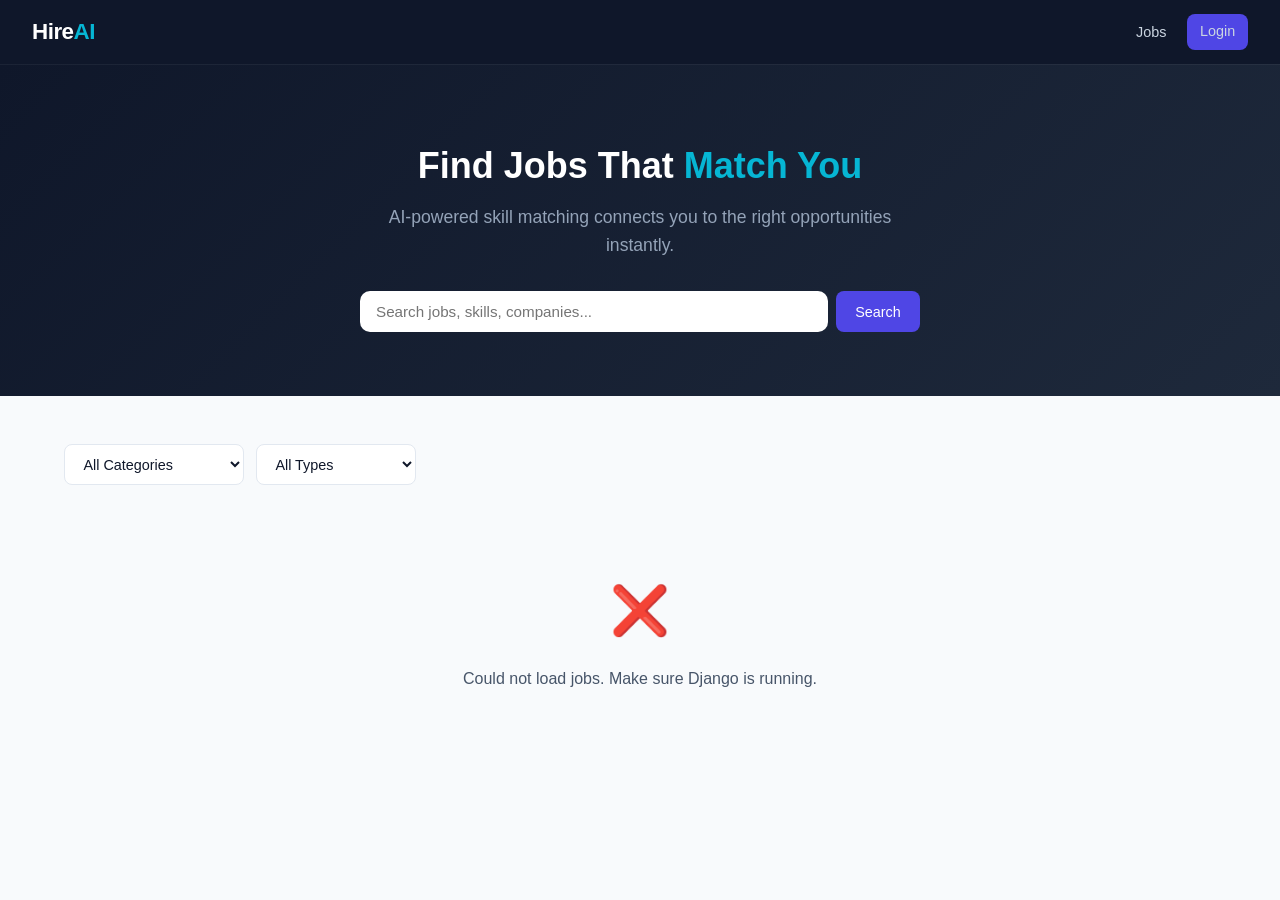
<file: frontend/index.html>
<!DOCTYPE html>
<html lang="en">
<head>
    <meta charset="UTF-8" />
    <meta name="viewport" content="width=device-width, initial-scale=1.0"/>
    <title>HireAI — Find Your Next Job</title>
    <link rel="stylesheet" href="css/style.css" />
</head>
<body>

<!-- Navbar -->
<nav class="navbar">
    <a href="index.html" class="navbar-brand">Hire<span>AI</span></a>
    <ul class="navbar-links">
        <li><a href="index.html">Jobs</a></li>
        <li id="nav-dashboard-link" style="display:none;">
            <a href="#" id="nav-dashboard">Dashboard</a>
        </li>
        <li id="nav-login-link">
            <a href="login.html" class="btn btn-primary btn-sm">Login</a>
        </li>
        <li id="nav-logout-link" style="display:none;">
            <a href="#" id="nav-logout" class="btn btn-ghost btn-sm">Logout</a>
        </li>
    </ul>
</nav>

<!-- Hero -->
<section class="hero">
    <div class="container">
        <h1>Find Jobs That <span style="color:var(--accent)">Match You</span></h1>
        <p>AI-powered skill matching connects you to the right opportunities instantly.</p>
        <div class="hero-search">
            <input
                id="search-input"
                type="text"
                placeholder="Search jobs, skills, companies..."
            />
            <button class="btn btn-primary" onclick="filterJobs()">Search</button>
        </div>
    </div>
</section>

<!-- Filters + Job Board -->
<section class="section">
    <div class="container">

        <!-- Filter bar -->
        <div class="flex items-center gap-3 mb-6 wrap">
            <select id="filter-category" class="form-control" style="width:180px;" onchange="filterJobs()">
                <option value="">All Categories</option>
                <option value="engineering">Engineering</option>
                <option value="design">Design</option>
                <option value="marketing">Marketing</option>
                <option value="ai_ml">AI / ML</option>
                <option value="product">Product</option>
                <option value="data">Data</option>
                <option value="other">Other</option>
            </select>

            <select id="filter-type" class="form-control" style="width:160px;" onchange="filterJobs()">
                <option value="">All Types</option>
                <option value="full_time">Full Time</option>
                <option value="part_time">Part Time</option>
                <option value="contract">Contract</option>
                <option value="internship">Internship</option>
            </select>

            <span id="job-count" class="text-muted text-sm"></span>
        </div>

        <!-- Two column layout: job list + detail panel -->
        <div id="board-layout" class="flex gap-4" style="align-items:flex-start;">

            <!-- Left column: job list + pagination -->
            <div style="flex:1; display:flex; flex-direction:column;">
                <div id="job-list" style="display:flex; flex-direction:column; gap:14px;">
                </div>
                <!-- Pagination will be injected here by renderPagination() -->
            </div>

            <!-- Job detail panel -->
            <div id="job-detail" style="width:400px; display:none; position:sticky; top:84px;">
            </div>

        </div>
    </div>
</section>

<!-- Apply Modal -->
<div id="apply-modal" class="modal-backdrop" style="display:none;">
    <div class="modal">
        <div class="modal-header">
            <h3 id="apply-modal-title">Apply for Job</h3>
            <button class="btn btn-ghost btn-sm" onclick="closeApplyModal()">✕</button>
        </div>
        <div class="modal-body">

            <div id="apply-step-1">
                <div class="form-group">
                    <label class="form-label">Your Resume *</label>
                    <textarea
                        id="resume-input"
                        class="form-control"
                        style="min-height:180px;"
                        placeholder="Paste your full resume here. Our AI will analyze your skills and match them against the job requirements..."
                    ></textarea>
                </div>
                <div class="form-group">
                    <label class="form-label">Cover Letter (optional)</label>
                    <textarea
                        id="cover-input"
                        class="form-control"
                        placeholder="Why are you a great fit for this role?"
                    ></textarea>
                </div>
                <div id="apply-alert" class="alert"></div>
                <button
                    id="apply-btn"
                    class="btn btn-primary btn-full btn-lg"
                    data-label="Analyze & Apply"
                    onclick="submitApplication()"
                >
                    Analyze & Apply
                </button>
            </div>

            <!-- AI result shown after submission -->
            <div id="apply-step-2" style="display:none;">
                <div class="flex items-center gap-4 mb-4">
                    <div id="result-ring"></div>
                    <div>
                        <h3 id="result-verdict"></h3>
                        <p id="result-summary" class="text-sm mt-1"></p>
                    </div>
                </div>

                <div class="flex wrap gap-2 mb-4" id="result-skills"></div>

                <div class="ai-box mb-4">
                    <h4 class="mb-2">Strengths</h4>
                    <ul id="result-strengths" style="padding-left:1.2rem; font-size:0.875rem; line-height:2;"></ul>
                    <div class="divider"></div>
                    <h4 class="mb-2">Gaps</h4>
                    <ul id="result-gaps" style="padding-left:1.2rem; font-size:0.875rem; line-height:2;"></ul>
                </div>

                <button class="btn btn-success btn-full btn-lg" onclick="closeApplyModal()">
                    ✓ Application Submitted!
                </button>
            </div>

        </div>
    </div>
</div>

<!-- Toast container -->
<div class="toast-container" id="toast-container"></div>

<script src="js/api.js"></script>
<script src="js/jobs.js"></script>

</body>
</html>
</file>
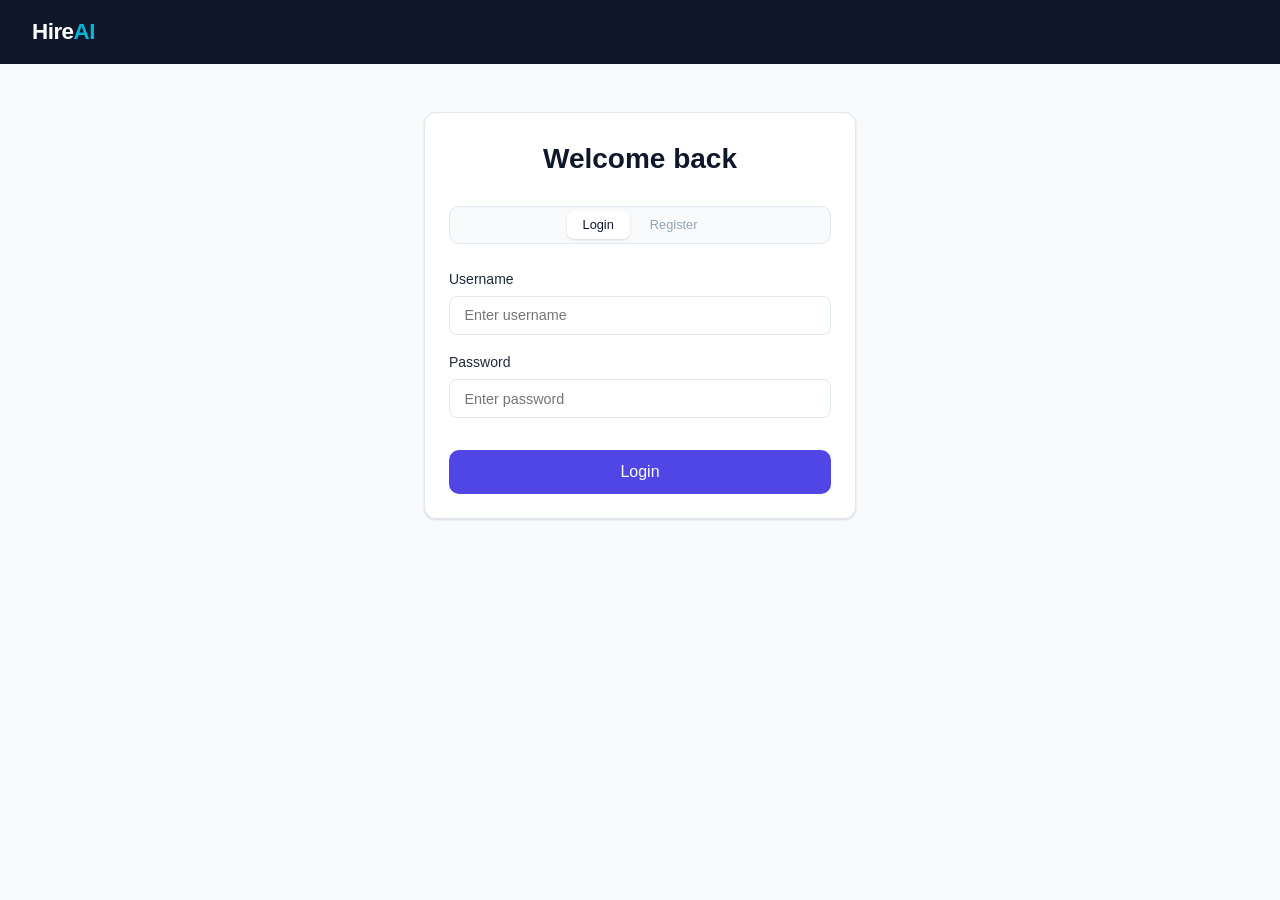
<file: frontend/candidate.html>
<!DOCTYPE html>
<html lang="en">
<head>
    <meta charset="UTF-8"/>
    <meta name="viewport" content="width=device-width, initial-scale=1.0"/>
    <title>HireAI — Candidate Dashboard</title>
    <link rel="stylesheet" href="css/style.css"/>
</head>
<body>

<nav class="navbar">
    <a href="index.html" class="navbar-brand">Hire<span>AI</span></a>
    <ul class="navbar-links">
        <li><span id="nav-username" style="color:#94a3b8; font-size:0.875rem;"></span></li>
        <li><a href="index.html" class="btn btn-ghost btn-sm">Browse Jobs</a></li>
        <li><a href="#" id="nav-logout" class="btn btn-ghost btn-sm">Logout</a></li>
    </ul>
</nav>

<div class="dashboard-layout">

    <aside class="sidebar">
        <div class="sidebar-section">Menu</div>
        <a class="nav-link active" data-page="dashboard" onclick="showPage('dashboard')">
            Dashboard
        </a>
        <a class="nav-link" data-page="my-applications" onclick="showPage('my-applications')">
            My Applications
        </a>
    </aside>

    <main class="dashboard-main">

        <!-- ── Dashboard ── -->
        <div id="page-dashboard">
            <div class="page-header">
                <h2>My Dashboard</h2>
                <p>Track your job applications</p>
            </div>
            <div class="grid-4 mb-6" id="candidate-stats"></div>
            <div class="card">
                <div class="card-body">
                    <h3 class="mb-4">Recent Applications</h3>
                    <div id="candidate-recent"></div>
                </div>
            </div>
        </div>

        <!-- ── My Applications ── -->
        <div id="page-my-applications" style="display:none;">
            <div class="page-header">
                <h2>My Applications</h2>
                <p>All jobs you've applied to</p>
            </div>
            <div id="candidate-apps-list" style="display:flex; flex-direction:column; gap:16px;"></div>
        </div>

    </main>
</div>

<div class="toast-container" id="toast-container"></div>

<script src="js/api.js"></script>
<script src="js/dashboard.js"></script>
</body>
</html>
</file>
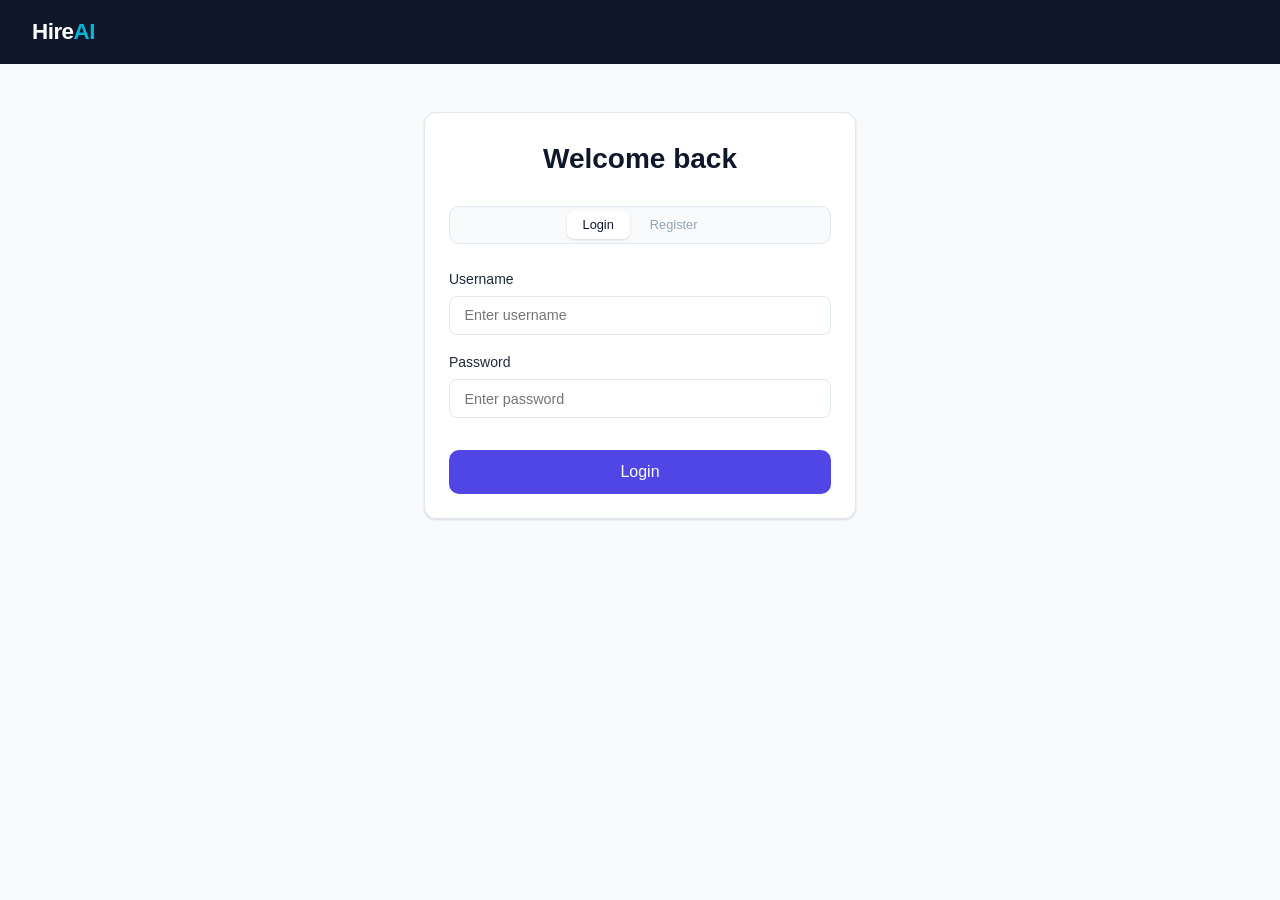
<file: frontend/login.html>
<!DOCTYPE html>
<html lang="en">
<head>
    <meta charset="UTF-8" />
    <meta name="viewport" content="width=device-width, initial-scale=1.0"/>
    <title>HireAI — Login</title>
    <link rel="stylesheet" href="css/style.css" />
</head>
<body>

<!-- Navbar -->
<nav class="navbar">
    <a href="index.html" class="navbar-brand">Hire<span>AI</span></a>
</nav>

<!-- Auth Card -->
<div class="section">
    <div class="container-sm">
        <div class="card">
            <div class="card-body">

                <h2 class="text-center mb-6">Welcome back</h2>

                <!-- Tab switcher -->
                <div class="tabs mb-6" style="width:100%; justify-content:center;">
                    <button class="tab active" data-tab="login">Login</button>
                    <button class="tab" data-tab="register">Register</button>
                </div>

                <!-- ── Login Form ── -->
                <form id="login-form">
                    <div id="login-alert" class="alert"></div>

                    <div class="form-group">
                        <label class="form-label">Username</label>
                        <input id="login-username" type="text" class="form-control" placeholder="Enter username" required />
                    </div>

                    <div class="form-group">
                        <label class="form-label">Password</label>
                        <input id="login-password" type="password" class="form-control" placeholder="Enter password" required />
                    </div>

                    <button
                        id="login-btn"
                        type="submit"
                        class="btn btn-primary btn-full btn-lg mt-4"
                        data-label="Login"
                    >
                        Login
                    </button>
                </form>

                <!-- ── Register Form ── -->
                <form id="register-form" style="display:none;">
                    <div id="register-alert" class="alert"></div>

                    <div class="grid-2">
                        <div class="form-group">
                            <label class="form-label">Username</label>
                            <input id="reg-username" type="text" class="form-control" placeholder="Choose username" required />
                        </div>
                        <div class="form-group">
                            <label class="form-label">Email</label>
                            <input id="reg-email" type="email" class="form-control" placeholder="you@email.com" required />
                        </div>
                    </div>

                    <div class="form-group">
                        <label class="form-label">Password</label>
                        <input id="reg-password" type="password" class="form-control" placeholder="Min 8 characters" required />
                    </div>

                    <div class="form-group">
                        <label class="form-label">I am a...</label>
                        <select id="reg-role" class="form-control">
                            <option value="candidate">Candidate — looking for jobs</option>
                            <option value="recruiter">Recruiter — hiring talent</option>
                        </select>
                    </div>

                    <!-- Only shown when role = recruiter -->
                    <div class="form-group" id="company-group" style="display:none;">
                        <label class="form-label">Company Name</label>
                        <input id="reg-company" type="text" class="form-control" placeholder="Your company" />
                    </div>

                    <button
                        id="register-btn"
                        type="submit"
                        class="btn btn-primary btn-full btn-lg mt-4"
                        data-label="Create Account"
                    >
                        Create Account
                    </button>
                </form>

            </div>
        </div>
    </div>
</div>

<!-- Scripts — api.js must load before auth.js -->
<script src="js/api.js"></script>
<script src="js/auth.js"></script>

</body>
</html>
</file>
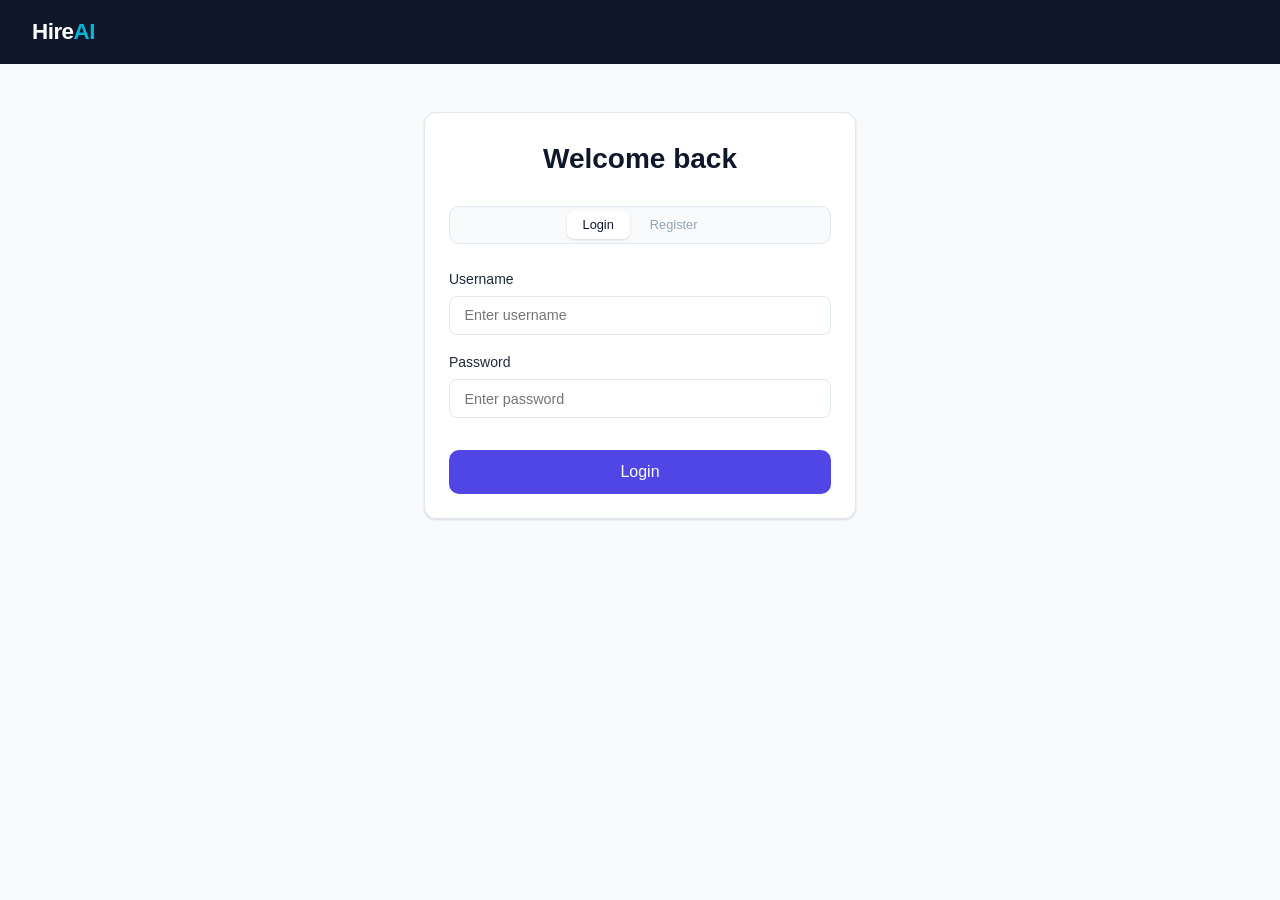
<file: frontend/recruiter.html>
<!DOCTYPE html>
<html lang="en">
<head>
    <meta charset="UTF-8"/>
    <meta name="viewport" content="width=device-width, initial-scale=1.0"/>
    <title>HireAI — Recruiter Dashboard</title>
    <link rel="stylesheet" href="css/style.css"/>
</head>
<body>

<nav class="navbar">
    <a href="index.html" class="navbar-brand">Hire<span>AI</span></a>
    <ul class="navbar-links">
        <li><span id="nav-username" style="color:#94a3b8; font-size:0.875rem;"></span></li>
        <li><a href="index.html" class="btn btn-ghost btn-sm">Browse Jobs</a></li>
        <li><a href="#" id="nav-logout" class="btn btn-ghost btn-sm">Logout</a></li>
    </ul>
</nav>

<div class="dashboard-layout">

    <!-- Sidebar -->
    <aside class="sidebar">
        <div class="sidebar-section">Menu</div>
        <a class="nav-link active" data-page="dashboard" onclick="showPage('dashboard')">
            Dashboard
        </a>
        <a class="nav-link" data-page="post-job" onclick="showPage('post-job')">
            Post a Job
        </a>
        <a class="nav-link" data-page="my-jobs" onclick="showPage('my-jobs')">
            My Jobs
        </a>
        <a class="nav-link" data-page="applications" onclick="showPage('applications')">
            Applications
        </a>
    </aside>

    <!-- Main content -->
    <main class="dashboard-main">

        <!-- ── Dashboard Page ── -->
        <div id="page-dashboard">
            <div class="page-header">
                <h2>Dashboard</h2>
                <p>Your hiring pipeline at a glance</p>
            </div>
            <div class="grid-4 mb-6" id="stats-grid">
                <!-- Stats injected by JS -->
            </div>
            <div class="grid-2">
                <div class="card">
                    <div class="card-body">
                        <h3 class="mb-4">Recent Applications</h3>
                        <div id="recent-apps-list"></div>
                    </div>
                </div>
                <div class="card">
                    <div class="card-body">
                        <h3 class="mb-4">Match Score Breakdown</h3>
                        <div id="score-breakdown"></div>
                    </div>
                </div>
            </div>
        </div>

        <!-- ── Post Job Page ── -->
        <div id="page-post-job" style="display:none;">
            <div class="page-header">
                <h2>Post a New Job</h2>
                <p>Fill in the details below</p>
            </div>
            <div class="card" style="max-width:700px;">
                <div class="card-body">
                    <div id="post-job-alert" class="alert"></div>
                    <div class="grid-2">
                        <div class="form-group">
                            <label class="form-label">Job Title *</label>
                            <input id="job-title" class="form-control" placeholder="e.g. Senior React Developer"/>
                        </div>
                        <div class="form-group">
                            <label class="form-label">Company *</label>
                            <input id="job-company" class="form-control" placeholder="Company name"/>
                        </div>
                    </div>
                    <div class="grid-2">
                        <div class="form-group">
                            <label class="form-label">Location</label>
                            <input id="job-location" class="form-control" placeholder="e.g. Remote / NYC"/>
                        </div>
                        <div class="form-group">
                            <label class="form-label">Salary Range</label>
                            <input id="job-salary" class="form-control" placeholder="e.g. $120k–$160k"/>
                        </div>
                    </div>
                    <div class="grid-2">
                        <div class="form-group">
                            <label class="form-label">Job Type</label>
                            <select id="job-type" class="form-control">
                                <option value="full_time">Full Time</option>
                                <option value="part_time">Part Time</option>
                                <option value="contract">Contract</option>
                                <option value="internship">Internship</option>
                            </select>
                        </div>
                        <div class="form-group">
                            <label class="form-label">Category</label>
                            <select id="job-category" class="form-control">
                                <option value="engineering">Engineering</option>
                                <option value="design">Design</option>
                                <option value="marketing">Marketing</option>
                                <option value="ai_ml">AI / ML</option>
                                <option value="product">Product</option>
                                <option value="data">Data</option>
                                <option value="other">Other</option>
                            </select>
                        </div>
                    </div>
                    <div class="form-group">
                        <label class="form-label">Required Skills (comma separated)</label>
                        <input id="job-skills" class="form-control" placeholder="Django, Python, PostgreSQL, REST API"/>
                    </div>
                    <div class="form-group">
                        <label class="form-label">Job Description *</label>
                        <textarea id="job-description" class="form-control" style="min-height:130px;"
                            placeholder="Describe the role, responsibilities, and team..."></textarea>
                    </div>
                    <div class="form-group">
                        <label class="form-label">Requirements</label>
                        <textarea id="job-requirements" class="form-control"
                            placeholder="Experience, education, certifications..."></textarea>
                    </div>
                    <button
                        id="post-job-btn"
                        class="btn btn-primary btn-lg"
                        data-label="Post Job"
                        onclick="postJob()"
                    >
                        Post Job
                    </button>
                </div>
            </div>
        </div>

        <!-- ── My Jobs Page ── -->
        <div id="page-my-jobs" style="display:none;">
            <div class="page-header flex justify-between items-center">
                <div>
                    <h2>My Jobs</h2>
                    <p>All jobs you've posted</p>
                </div>
            </div>
            <div id="my-jobs-list" style="display:flex; flex-direction:column; gap:14px;"></div>
        </div>

        <!-- ── Applications Page ── -->
        <div id="page-applications" style="display:none;">
            <div class="page-header">
                <h2>Applications</h2>
                <p>All candidates who applied to your jobs</p>
            </div>
            <div class="card">
                <table class="table">
                    <thead>
                        <tr>
                            <th>Candidate</th>
                            <th>Role</th>
                            <th>AI Match</th>
                            <th>Status</th>
                            <th>Applied</th>
                            <th>Action</th>
                        </tr>
                    </thead>
                    <tbody id="applications-tbody">
                        <tr><td colspan="6" class="text-center text-muted" style="padding:2rem;">Loading...</td></tr>
                    </tbody>
                </table>
            </div>
        </div>

    </main>
</div>

<!-- Application detail modal -->
<div id="app-detail-modal" class="modal-backdrop" style="display:none;">
    <div class="modal">
        <div class="modal-header">
            <h3>Application Details</h3>
            <button class="btn btn-ghost btn-sm" onclick="closeAppModal()">✕</button>
        </div>
        <div class="modal-body" id="app-detail-body"></div>
    </div>
</div>

<div class="toast-container" id="toast-container"></div>

<script src="js/api.js"></script>
<script src="js/dashboard.js"></script>
</body>
</html>
</file>
<file: frontend/css/style.css>
/* ── Reset & Variables ───────────────────────────────────────────── */
*, *::before, *::after {
    box-sizing: border-box;
    margin: 0;
    padding: 0;
}

:root {
    --primary:    #4f46e5;   /* indigo */
    --primary-dk: #3730a3;
    --accent:     #06b6d4;   /* cyan */
    --success:    #10b981;
    --warning:    #f59e0b;
    --danger:     #ef4444;
    --dark:       #0f172a;
    --dark2:      #1e293b;
    --dark3:      #334155;
    --muted:      #94a3b8;
    --border:     #e2e8f0;
    --bg:         #f8fafc;
    --card:       #ffffff;
    --radius:     12px;
    --shadow:     0 1px 3px rgba(0,0,0,.08), 0 1px 2px rgba(0,0,0,.06);
    --shadow-lg:  0 10px 15px rgba(0,0,0,.1), 0 4px 6px rgba(0,0,0,.05);
}

body {
    font-family: 'Inter', -apple-system, BlinkMacSystemFont, sans-serif;
    background: var(--bg);
    color: var(--dark);
    line-height: 1.6;
}

/* ── Typography ──────────────────────────────────────────────────── */
h1 { font-size: 2.25rem; font-weight: 800; line-height: 1.2; }
h2 { font-size: 1.75rem; font-weight: 700; }
h3 { font-size: 1.25rem; font-weight: 600; }
h4 { font-size: 1rem;    font-weight: 600; }
p  { color: #475569; }

/* ── Navbar ──────────────────────────────────────────────────────── */
.navbar {
    background: var(--dark);
    padding: 0 2rem;
    height: 64px;
    display: flex;
    align-items: center;
    justify-content: space-between;
    position: sticky;
    top: 0;
    z-index: 100;
    box-shadow: 0 1px 0 rgba(255,255,255,.05);
}

.navbar-brand {
    font-size: 1.4rem;
    font-weight: 800;
    color: #fff;
    text-decoration: none;
    letter-spacing: -0.5px;
}

.navbar-brand span { color: var(--accent); }

.navbar-links {
    display: flex;
    align-items: center;
    gap: 0.5rem;
    list-style: none;
}

.navbar-links a {
    color: #cbd5e1;
    text-decoration: none;
    padding: 0.4rem 0.8rem;
    border-radius: 8px;
    font-size: 0.9rem;
    transition: all .2s;
}

.navbar-links a:hover { color: #fff; background: rgba(255,255,255,.08); }

/* ── Buttons ─────────────────────────────────────────────────────── */
.btn {
    display: inline-flex;
    align-items: center;
    gap: 6px;
    padding: 0.6rem 1.2rem;
    border-radius: 8px;
    font-size: 0.9rem;
    font-weight: 500;
    cursor: pointer;
    border: none;
    transition: all .18s;
    text-decoration: none;
    font-family: inherit;
}

.btn-primary {
    background: var(--primary);
    color: #fff;
}
.btn-primary:hover {
    background: var(--primary-dk);
    transform: translateY(-1px);
    box-shadow: 0 4px 12px rgba(79,70,229,.4);
}

.btn-outline {
    background: transparent;
    color: var(--primary);
    border: 1.5px solid var(--primary);
}
.btn-outline:hover {
    background: var(--primary);
    color: #fff;
}

.btn-danger  { background: var(--danger);  color: #fff; }
.btn-success { background: var(--success); color: #fff; }
.btn-ghost   { background: var(--bg); color: var(--dark); border: 1.5px solid var(--border); }
.btn-ghost:hover { border-color: var(--primary); color: var(--primary); }

.btn-sm  { padding: 0.4rem 0.8rem;  font-size: 0.8rem;  border-radius: 6px; }
.btn-lg  { padding: 0.8rem 1.8rem;  font-size: 1rem;    border-radius: 10px; }
.btn-full { width: 100%; justify-content: center; }

/* ── Cards ───────────────────────────────────────────────────────── */
.card {
    background: var(--card);
    border-radius: var(--radius);
    border: 1px solid var(--border);
    box-shadow: var(--shadow);
}

.card-body { padding: 1.5rem; }

/* ── Badges ──────────────────────────────────────────────────────── */
.badge {
    display: inline-flex;
    align-items: center;
    padding: 0.2rem 0.6rem;
    border-radius: 99px;
    font-size: 0.75rem;
    font-weight: 600;
}

.badge-primary { background: rgba(79,70,229,.1);  color: var(--primary); }
.badge-success { background: rgba(16,185,129,.1);  color: var(--success); }
.badge-warning { background: rgba(245,158,11,.1);  color: var(--warning); }
.badge-danger  { background: rgba(239,68,68,.1);   color: var(--danger);  }
.badge-gray    { background: #f1f5f9; color: var(--muted); }

/* ── Skill chips ─────────────────────────────────────────────────── */
.chip {
    display: inline-flex;
    padding: 0.2rem 0.7rem;
    border-radius: 99px;
    font-size: 0.75rem;
    font-weight: 500;
    background: rgba(79,70,229,.08);
    color: var(--primary);
    border: 1px solid rgba(79,70,229,.15);
}

.chip-match { background: rgba(16,185,129,.08); color: var(--success); border-color: rgba(16,185,129,.2); }
.chip-miss  { background: rgba(239,68,68,.08);  color: var(--danger);  border-color: rgba(239,68,68,.15); }

/* ── Forms ───────────────────────────────────────────────────────── */
.form-group {
    display: flex;
    flex-direction: column;
    gap: 6px;
    margin-bottom: 1rem;
}

.form-label {
    font-size: 0.875rem;
    font-weight: 500;
    color: var(--dark2);
}

.form-control {
    width: 100%;
    padding: 0.65rem 0.9rem;
    border-radius: 8px;
    border: 1.5px solid var(--border);
    background: #fff;
    font-family: inherit;
    font-size: 0.9rem;
    color: var(--dark);
    transition: border .18s;
    outline: none;
}

.form-control:focus { border-color: var(--primary); }

textarea.form-control {
    resize: vertical;
    min-height: 100px;
}

/* ── Layout helpers ──────────────────────────────────────────────── */
.container      { max-width: 1200px; margin: 0 auto; padding: 0 1.5rem; }
.container-sm   { max-width: 480px;  margin: 0 auto; padding: 0 1.5rem; }
.section        { padding: 3rem 0; }

.grid-2 { display: grid; grid-template-columns: 1fr 1fr;      gap: 1.5rem; }
.grid-3 { display: grid; grid-template-columns: repeat(3,1fr); gap: 1.5rem; }
.grid-4 { display: grid; grid-template-columns: repeat(4,1fr); gap: 1rem;  }

.flex             { display: flex; }
.flex-col         { flex-direction: column; }
.items-center     { align-items: center; }
.justify-between  { justify-content: space-between; }
.justify-center   { justify-content: center; }
.gap-1 { gap: 4px; }
.gap-2 { gap: 8px; }
.gap-3 { gap: 12px; }
.gap-4 { gap: 16px; }
.wrap  { flex-wrap: wrap; }

.mt-1 { margin-top: 0.25rem; }
.mt-2 { margin-top: 0.5rem;  }
.mt-3 { margin-top: 0.75rem; }
.mt-4 { margin-top: 1rem;    }
.mt-6 { margin-top: 1.5rem;  }
.mt-8 { margin-top: 2rem;    }
.mb-2 { margin-bottom: 0.5rem; }
.mb-4 { margin-bottom: 1rem;   }
.mb-6 { margin-bottom: 1.5rem; }
.text-center { text-align: center; }
.text-muted  { color: var(--muted); }
.text-sm     { font-size: 0.875rem; }
.w-full      { width: 100%; }

/* ── Stat card ───────────────────────────────────────────────────── */
.stat-card {
    background: var(--card);
    border: 1px solid var(--border);
    border-radius: var(--radius);
    padding: 1.25rem 1.5rem;
    display: flex;
    align-items: center;
    gap: 1rem;
}

.stat-icon {
    width: 48px;
    height: 48px;
    border-radius: 12px;
    display: flex;
    align-items: center;
    justify-content: center;
    font-size: 1.4rem;
    flex-shrink: 0;
}

.stat-value { font-size: 1.8rem; font-weight: 800; line-height: 1; }
.stat-label { font-size: 0.8rem; color: var(--muted); margin-top: 4px; }

/* ── Job card ────────────────────────────────────────────────────── */
.job-card {
    background: var(--card);
    border: 1px solid var(--border);
    border-radius: var(--radius);
    padding: 1.25rem;
    cursor: pointer;
    transition: all .2s;
    margin-bottom: 14px;    
}

.job-card:hover {
    border-color: var(--primary);
    box-shadow: 0 4px 16px rgba(79,70,229,.12);
    transform: translateY(-2px);
}

.job-card.active { border-color: var(--primary); box-shadow: 0 0 0 3px rgba(79,70,229,.1); }

/* ── Score ring ──────────────────────────────────────────────────── */
.score-ring { position: relative; display: inline-flex; align-items: center; justify-content: center; }
.score-ring svg { transform: rotate(-90deg); }
.score-ring .score-text {
    position: absolute;
    font-weight: 800;
    font-size: 0.85rem;
    text-align: center;
}

/* ── Progress bar ────────────────────────────────────────────────── */
.progress {
    height: 8px;
    background: var(--bg);
    border-radius: 99px;
    overflow: hidden;
    border: 1px solid var(--border);
}

.progress-bar {
    height: 100%;
    border-radius: 99px;
    transition: width .6s ease;
}

/* ── Modal ───────────────────────────────────────────────────────── */
.modal-backdrop {
    position: fixed;
    inset: 0;
    background: rgba(0,0,0,.5);
    backdrop-filter: blur(4px);
    z-index: 200;
    display: flex;
    align-items: center;
    justify-content: center;
    padding: 1.5rem;
    animation: fadeIn .18s ease;
}

.modal {
    background: var(--card);
    border-radius: 16px;
    max-width: 600px;
    width: 100%;
    max-height: 90vh;
    overflow-y: auto;
    box-shadow: var(--shadow-lg);
    animation: slideUp .22s ease;
}

.modal-header {
    padding: 1.5rem 1.5rem 0;
    display: flex;
    align-items: center;
    justify-content: space-between;
}

.modal-body { padding: 1.5rem; }

/* ── Alert ───────────────────────────────────────────────────────── */
.alert {
    padding: 0.75rem 1rem;
    border-radius: 8px;
    font-size: 0.875rem;
    margin-bottom: 1rem;
    display: none;
}

.alert.show { display: block; }
.alert-danger  { background: #fef2f2; color: var(--danger);  border: 1px solid #fecaca; }
.alert-success { background: #f0fdf4; color: var(--success); border: 1px solid #bbf7d0; }

/* ── Toast ───────────────────────────────────────────────────────── */
.toast-container {
    position: fixed;
    bottom: 1.5rem;
    right: 1.5rem;
    z-index: 999;
    display: flex;
    flex-direction: column;
    gap: 8px;
}

.toast {
    background: var(--dark);
    color: #fff;
    padding: 0.75rem 1.25rem;
    border-radius: 10px;
    font-size: 0.875rem;
    display: flex;
    align-items: center;
    gap: 8px;
    box-shadow: var(--shadow-lg);
    animation: slideUp .22s ease;
}

/* ── Sidebar layout ──────────────────────────────────────────────── */
.dashboard-layout {
    display: flex;
    min-height: calc(100vh - 64px);
}

.sidebar {
    width: 220px;
    background: var(--dark2);
    padding: 1.5rem 0;
    flex-shrink: 0;
    position: sticky;
    top: 64px;
    height: calc(100vh - 64px);
    overflow-y: auto;
}

.sidebar-section {
    font-size: 0.7rem;
    text-transform: uppercase;
    letter-spacing: 1px;
    color: var(--muted);
    font-weight: 600;
    padding: 0 1.25rem 0.5rem;
    margin-top: 1rem;
}

.nav-link {
    display: flex;
    align-items: center;
    gap: 10px;
    padding: 0.6rem 1.25rem;
    color: #94a3b8;
    font-size: 0.875rem;
    cursor: pointer;
    transition: all .18s;
    border-left: 3px solid transparent;
    text-decoration: none;
}

.nav-link:hover  { color: #fff; background: rgba(255,255,255,.05); }
.nav-link.active { color: #fff; border-left-color: var(--primary); background: rgba(79,70,229,.12); }

.dashboard-main { flex: 1; padding: 2rem; overflow-y: auto; }

/* ── Page header ─────────────────────────────────────────────────── */
.page-header { margin-bottom: 1.5rem; }
.page-header h2 { font-size: 1.5rem; font-weight: 800; }
.page-header p  { color: var(--muted); font-size: 0.875rem; margin-top: 4px; }

/* ── Table ───────────────────────────────────────────────────────── */
.table { width: 100%; border-collapse: collapse; }
.table th {
    font-size: 0.75rem;
    text-transform: uppercase;
    letter-spacing: .5px;
    color: var(--muted);
    font-weight: 600;
    padding: 0.75rem 1rem;
    text-align: left;
    border-bottom: 1.5px solid var(--border);
}
.table td {
    padding: 0.9rem 1rem;
    border-bottom: 1px solid var(--border);
    font-size: 0.875rem;
}
.table tr:last-child td { border-bottom: none; }
.table tr:hover td { background: var(--bg); }

/* ── Hero section ────────────────────────────────────────────────── */
.hero {
    background: linear-gradient(135deg, var(--dark) 0%, var(--dark2) 100%);
    color: #fff;
    padding: 5rem 0 4rem;
    text-align: center;
}

.hero h1 { color: #fff; margin-bottom: 1rem; }
.hero p   { color: #94a3b8; font-size: 1.1rem; max-width: 520px; margin: 0 auto 2rem; }

.hero-search {
    display: flex;
    max-width: 560px;
    margin: 0 auto;
    gap: 0.5rem;
}

.hero-search input {
    flex: 1;
    padding: 0.75rem 1rem;
    border-radius: 10px;
    border: none;
    font-size: 0.95rem;
    font-family: inherit;
    outline: none;
}

/* ── Divider ─────────────────────────────────────────────────────── */
.divider { height: 1px; background: var(--border); margin: 1.25rem 0; }

/* ── Spinner ─────────────────────────────────────────────────────── */
.spinner {
    width: 20px; height: 20px;
    border: 2px solid rgba(255,255,255,.3);
    border-top-color: #fff;
    border-radius: 50%;
    animation: spin .7s linear infinite;
    display: inline-block;
}

/* ── Animations ──────────────────────────────────────────────────── */
@keyframes fadeIn  { from { opacity: 0; }                    to { opacity: 1; } }
@keyframes slideUp { from { opacity: 0; transform: translateY(16px); } to { opacity: 1; transform: translateY(0); } }
@keyframes spin    { to   { transform: rotate(360deg); } }

/* ── Tabs ────────────────────────────────────────────────────────── */
.tabs {
    display: flex;
    gap: 4px;
    background: var(--bg);
    border-radius: 10px;
    padding: 4px;
    border: 1px solid var(--border);
    width: fit-content;
}

.tab {
    padding: 0.4rem 1rem;
    border-radius: 7px;
    font-size: 0.8rem;
    font-weight: 500;
    cursor: pointer;
    color: var(--muted);
    transition: all .18s;
    border: none;
    background: none;
    font-family: inherit;
}

.tab.active {
    background: var(--card);
    color: var(--dark);
    box-shadow: var(--shadow);
}

/* ── AI result box ───────────────────────────────────────────────── */
.ai-box {
    background: linear-gradient(135deg, rgba(79,70,229,.05), rgba(6,182,212,.05));
    border: 1.5px solid rgba(79,70,229,.15);
    border-radius: 12px;
    padding: 1.25rem;
}

/* ── Empty state ─────────────────────────────────────────────────── */
.empty-state {
    text-align: center;
    padding: 4rem 2rem;
    color: var(--muted);
}
.empty-state .empty-icon { font-size: 3rem; margin-bottom: 1rem; }
</file>
